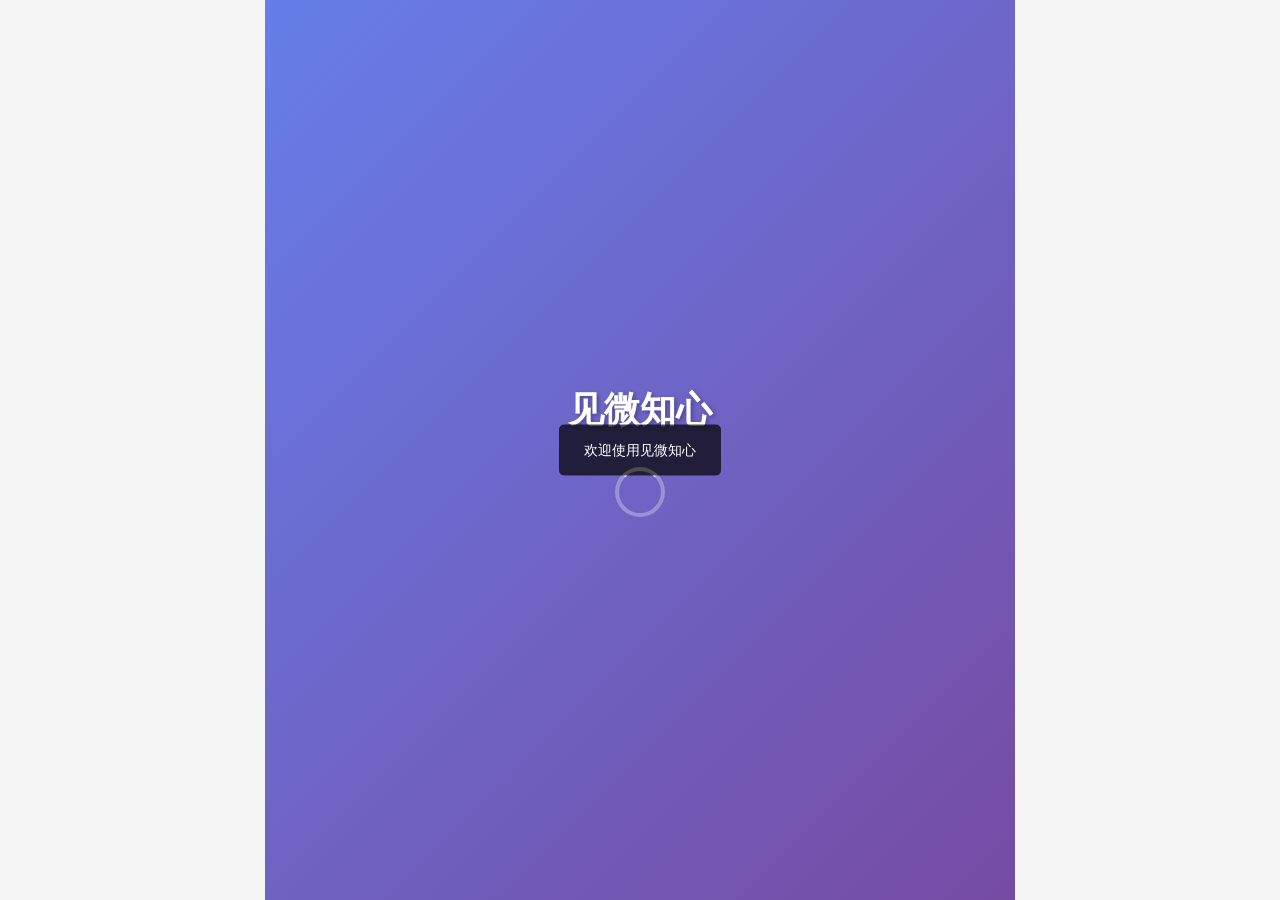
<file: index.html>
<!DOCTYPE html>
<html lang="zh-CN">
<head>
    <meta charset="UTF-8">
    <meta name="viewport" content="width=device-width, initial-scale=1.0">
    <meta http-equiv="Cache-Control" content="no-cache, no-store, must-revalidate">
    <meta http-equiv="Pragma" content="no-cache">
    <meta http-equiv="Expires" content="0">
    <title>见微知心</title>
    <link rel="stylesheet" href="css/common.css?v=2026042901">
    <link rel="stylesheet" href="css/start.css?v=2026042901">
</head>
<body>
    <div class="container">
        <div class="loading">
            <div class="loading-text">见微知心</div>
            <div class="loading-spinner"></div>
        </div>
    </div>
    <script src="js/utils.js?v=2026042901"></script>
    <script src="js/http.js?v=2026042901"></script>
    <script src="js/start.js?v=2026042901"></script>
</body>
</html>
</file>
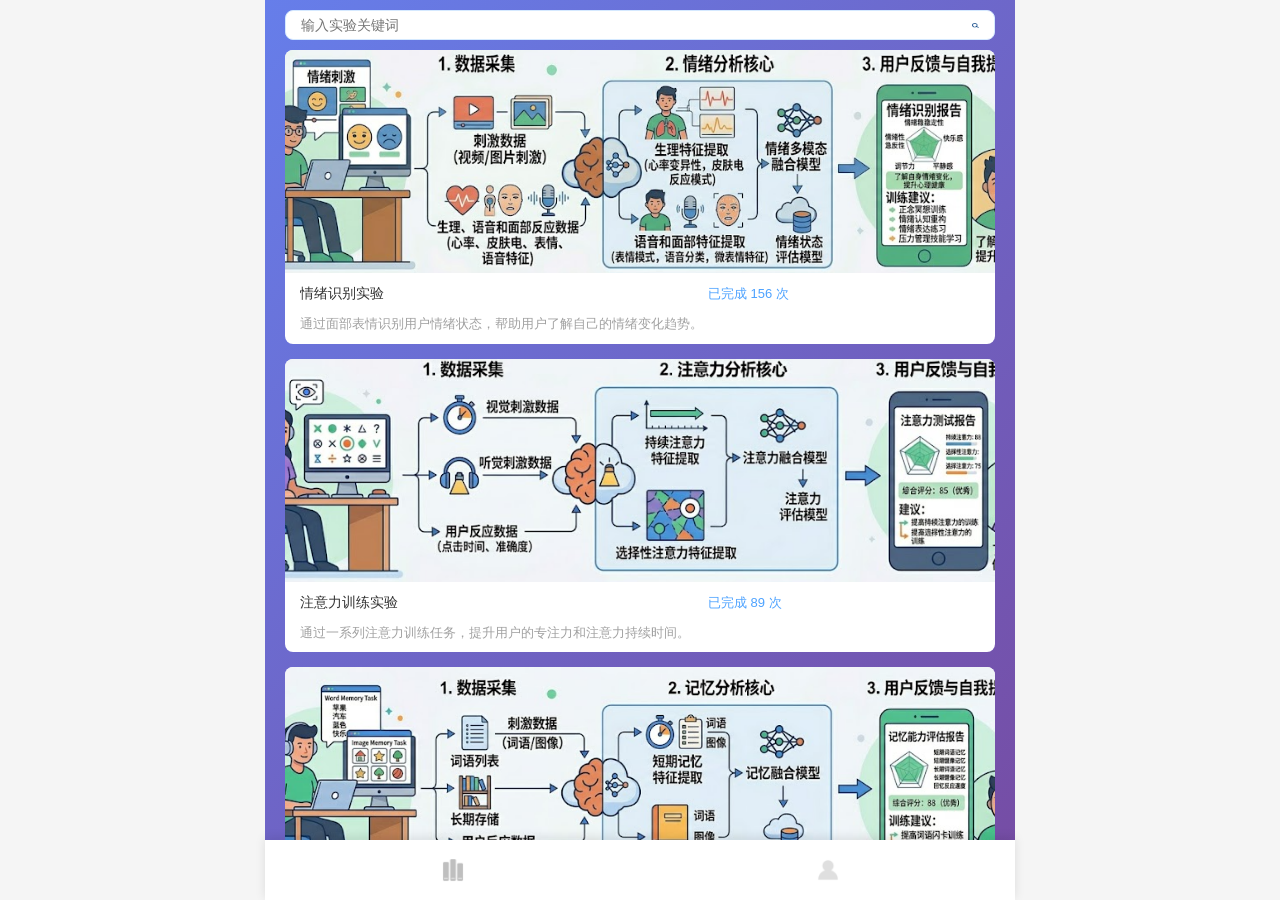
<file: home.html>
<!DOCTYPE html>
<html lang="zh-CN">
<head>
    <meta charset="UTF-8">
    <meta name="viewport" content="width=device-width, initial-scale=1.0">
    <meta http-equiv="Cache-Control" content="no-cache, no-store, must-revalidate">
    <meta http-equiv="Pragma" content="no-cache">
    <meta http-equiv="Expires" content="0">
    <title>首页 - 见微知心</title>
    <link rel="stylesheet" href="css/common.css?v=2026042901">
    <link rel="stylesheet" href="css/home.css?v=2026042901">
</head>
<body>
    <div class="container">
        <div class="home-page-header">
            <div class="search-box">
                <input type="text" class="search-input" id="searchInput" placeholder="输入实验关键词">
                <img class="search-icon" src="images/search.png" alt="搜索" onclick="onSearch()">
            </div>
        </div>
        <div class="home-page-container" id="experimentList">
        </div>
        <div id="finalMessage" class="final" style="display: none;">到底了</div>
        <div id="backToTop" class="back-to-top" style="display: none;" onclick="scrollToTop()">
            <span>↑</span>
        </div>
    </div>
    <div class="tab-bar">
        <div class="tab-item active" onclick="switchTab('home')">
            <img src="images/tabBar/home.png" alt="首页">
        </div>
        <div class="tab-item" onclick="switchTab('usercenter')">
            <img src="images/tabBar/user.png" alt="用户中心">
        </div>
    </div>
    <script src="js/utils.js?v=2026042901"></script>
    <script src="js/http.js?v=2026042901"></script>
    <script src="js/home.js?v=2026042901"></script>
</body>
</html>
</file>
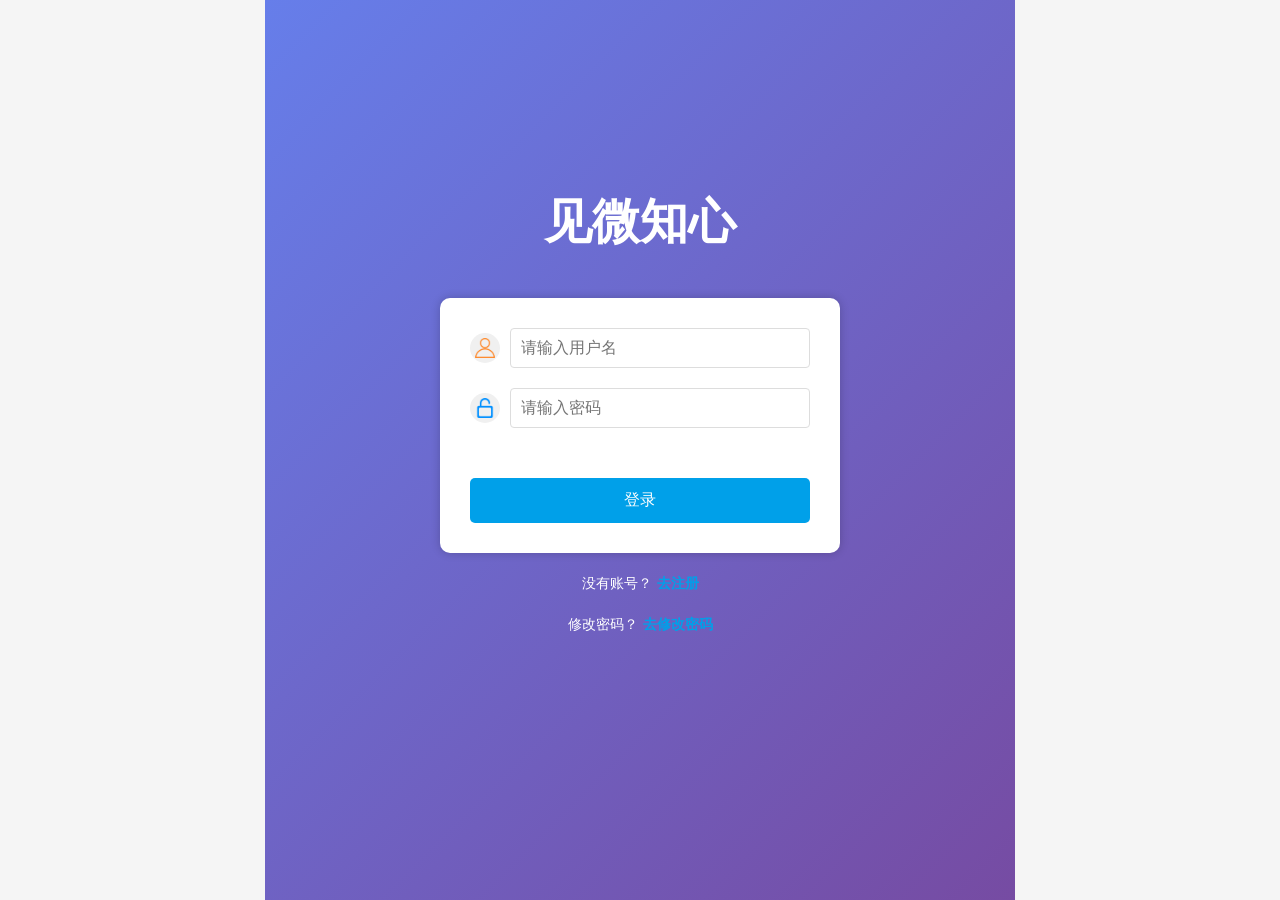
<file: login.html>
<!DOCTYPE html>
<html lang="zh-CN">
<head>
    <meta charset="UTF-8">
    <meta name="viewport" content="width=device-width, initial-scale=1.0">
    <meta http-equiv="Cache-Control" content="no-cache, no-store, must-revalidate">
    <meta http-equiv="Pragma" content="no-cache">
    <meta http-equiv="Expires" content="0">
    <title>登录 - 见微知心</title>
    <link rel="stylesheet" href="css/common.css?v=2026042801">
    <link rel="stylesheet" href="css/login.css?v=2026042901">
</head>
<body>
    <div class="container">
        <div class="title">见微知心</div>
        <form id="loginForm">
            <div class="input-group">
                <div class="icon">
                    <img src="images/account.png" alt="用户名" />
                </div>
                <input type="text" class="input-field" name="login" placeholder="请输入用户名" required>
            </div>
            <div class="input-group">
                <div class="icon">
                    <img src="images/password.png" alt="密码" />
                </div>
                <input type="password" class="input-field" name="password" placeholder="请输入密码" required>
            </div>
            <button type="submit" class="login-btn">登录</button>
        </form>
        <div class="links">
            <span>没有账号？</span>
            <span class="link-btn" onclick="goToRegister()">去注册</span>
        </div>
        <div class="links">
            <span>修改密码？</span>
            <span class="link-btn" onclick="goToModifyPassword()">去修改密码</span>
        </div>
    </div>
    <script src="js/utils.js?v=2026042801"></script>
    <script src="js/http.js?v=2026042801"></script>
    <script src="js/login.js?v=2026042901"></script>
</body>
</html>
</file>
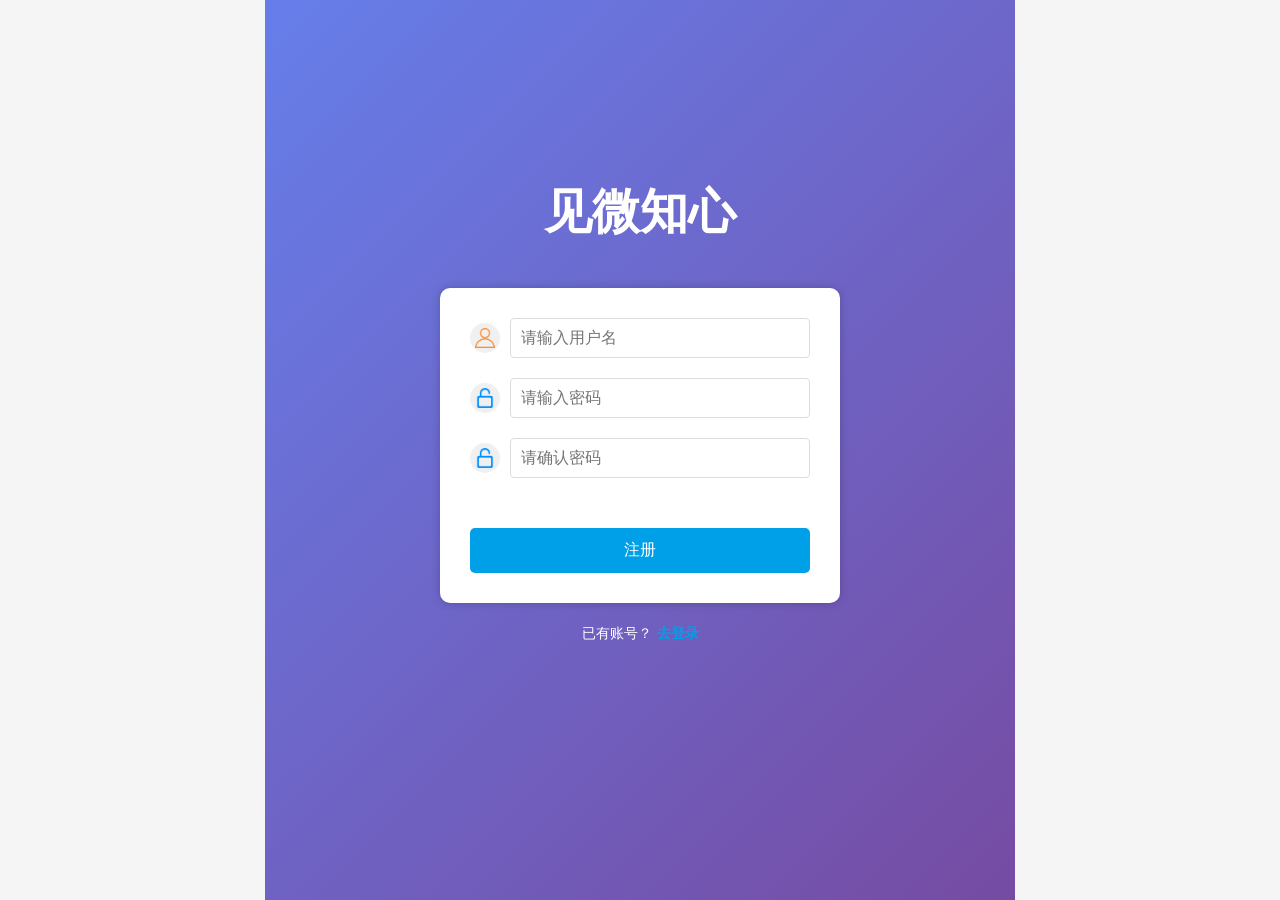
<file: register.html>
<!DOCTYPE html>
<html lang="zh-CN">
<head>
    <meta charset="UTF-8">
    <meta name="viewport" content="width=device-width, initial-scale=1.0">
    <meta http-equiv="Cache-Control" content="no-cache, no-store, must-revalidate">
    <meta http-equiv="Pragma" content="no-cache">
    <meta http-equiv="Expires" content="0">
    <title>注册 - 见微知心</title>
    <link rel="stylesheet" href="css/common.css?v=2026042801">
    <link rel="stylesheet" href="css/register.css?v=2026042901">
</head>
<body>
    <div class="container">
        <div class="title">见微知心</div>
        <form id="registerForm">
            <div class="input-group">
                <div class="icon">
                    <img src="images/account.png" alt="用户名" />
                </div>
                <input type="text" class="input-field" name="login" placeholder="请输入用户名" required>
            </div>
            <div class="input-group">
                <div class="icon">
                    <img src="images/password.png" alt="密码" />
                </div>
                <input type="password" class="input-field" name="password" placeholder="请输入密码" required>
            </div>
            <div class="input-group">
                <div class="icon">
                    <img src="images/password.png" alt="确认密码" />
                </div>
                <input type="password" class="input-field" name="confirmPassword" placeholder="请确认密码" required>
            </div>
            <button type="submit" class="register-btn">注册</button>
        </form>
        <div class="links">
            <span>已有账号？</span>
            <span class="link-btn" onclick="goToLogin()">去登录</span>
        </div>
    </div>
    <script src="js/utils.js?v=2026042801"></script>
    <script src="js/http.js?v=2026042801"></script>
    <script src="js/register.js?v=2026042901"></script>
</body>
</html>
</file>
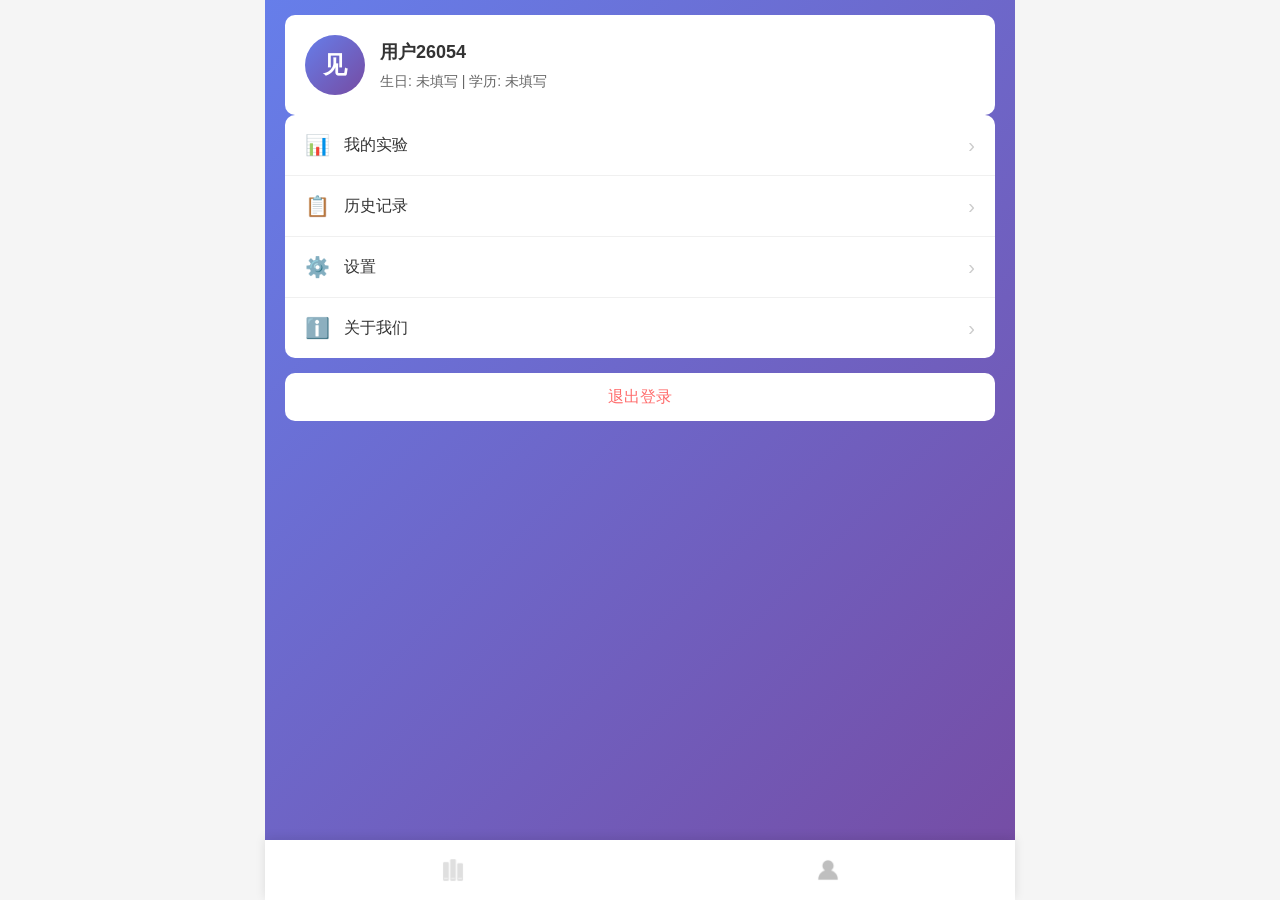
<file: usercenter.html>
<!DOCTYPE html>
<html lang="zh-CN">
<head>
    <meta charset="UTF-8">
    <meta name="viewport" content="width=device-width, initial-scale=1.0">
    <meta http-equiv="Cache-Control" content="no-cache, no-store, must-revalidate">
    <meta http-equiv="Pragma" content="no-cache">
    <meta http-equiv="Expires" content="0">
    <title>用户中心 - 见微知心</title>
    <link rel="stylesheet" href="css/common.css?v=2026042901">
    <link rel="stylesheet" href="css/usercenter.css?v=2026042901">
</head>
<body>
    <div class="container">
        <div class="content-top">
            <div class="user-card" id="userCard" onclick="gotoUserEditPage()">
                <div class="user-avatar fallback">
                    <span id="userAvatarText">见</span>
                </div>
                <div class="user-info">
                    <div class="user-name" id="userName">用户名</div>
                    <div class="user-detail" id="userDetail">用户详情</div>
                </div>
            </div>
        </div>
        <div class="content-wrapper">
            <div class="menu-list">
                <div class="menu-item" onclick="gotoMyExperiments()">
                    <div class="menu-icon menu-icon-experiment"></div>
                    <div class="menu-text">我的实验</div>
                    <div class="menu-arrow">›</div>
                </div>
                <div class="menu-item" onclick="gotoHistory()">
                    <div class="menu-icon menu-icon-history"></div>
                    <div class="menu-text">历史记录</div>
                    <div class="menu-arrow">›</div>
                </div>
                <div class="menu-item" onclick="gotoSettings()">
                    <div class="menu-icon menu-icon-settings"></div>
                    <div class="menu-text">设置</div>
                    <div class="menu-arrow">›</div>
                </div>
                <div class="menu-item" onclick="gotoAbout()">
                    <div class="menu-icon menu-icon-about"></div>
                    <div class="menu-text">关于我们</div>
                    <div class="menu-arrow">›</div>
                </div>
            </div>
            <div class="logout-btn" onclick="doLogout()">退出登录</div>
        </div>
    </div>
    <div class="tab-bar">
        <div class="tab-item" onclick="switchTab('home')">
            <img src="images/tabBar/home.png" alt="首页">
        </div>
        <div class="tab-item active" onclick="switchTab('usercenter')">
            <img src="images/tabBar/user.png" alt="用户中心">
        </div>
    </div>
    <script src="js/utils.js?v=2026042901"></script>
    <script src="js/http.js?v=2026042901"></script>
    <script src="js/usercenter.js?v=2026042901"></script>
</body>
</html>
</file>
<file: css/common.css>
* {
    margin: 0;
    padding: 0;
    box-sizing: border-box;
}

body {
    font-family: -apple-system, BlinkMacSystemFont, 'Segoe UI', 'PingFang SC', 'Hiragino Sans GB', 'Microsoft YaHei', 'Helvetica Neue', Helvetica, Arial, sans-serif;
    font-size: 14px;
    line-height: 1.5;
    color: #333;
    background-color: #f5f5f5;
}

.container {
    width: 100%;
    max-width: 750px;
    margin: 0 auto;
    min-height: 100vh;
    padding-bottom: 60px;
}

img {
    max-width: 100%;
    height: auto;
    display: block;
}

button {
    cursor: pointer;
    border: none;
    outline: none;
    font-family: inherit;
}

input {
    border: none;
    outline: none;
    font-family: inherit;
}

a {
    text-decoration: none;
    color: inherit;
}

.loading {
    display: flex;
    flex-direction: column;
    justify-content: center;
    align-items: center;
    height: 100vh;
}

.loading-text {
    font-size: 24px;
    font-weight: bold;
    color: #333;
    margin-bottom: 20px;
}

.loading-spinner {
    width: 40px;
    height: 40px;
    border: 4px solid #f3f3f3;
    border-top: 4px solid #3498db;
    border-radius: 50%;
    animation: spin 1s linear infinite;
}

@keyframes spin {
    0% { transform: rotate(0deg); }
    100% { transform: rotate(360deg); }
}

.tab-bar {
    position: fixed;
    bottom: 0;
    left: 50%;
    transform: translateX(-50%);
    width: 100%;
    max-width: 750px;
    height: 60px;
    background-color: #fff;
    display: flex;
    justify-content: space-around;
    align-items: center;
    box-shadow: 0 -2px 10px rgba(0, 0, 0, 0.1);
    z-index: 1000;
}

.tab-item {
    display: flex;
    flex-direction: column;
    align-items: center;
    justify-content: center;
    width: 50%;
    height: 100%;
    cursor: pointer;
    opacity: 0.5;
}

.tab-item.active {
    opacity: 1;
}

.tab-item img {
    width: 24px;
    height: 24px;
}
</file>
<file: css/start.css>
/* 启动页样式 - 覆盖common.css中的container样式 */
body {
    margin: 0;
    padding: 0;
    min-height: 100vh;
}

.container {
    display: flex !important;
    flex-direction: column !important;
    justify-content: center !important;
    align-items: center !important;
    height: 100vh !important;
    min-height: 100vh !important;
    background: linear-gradient(135deg, #667eea 0%, #764ba2 100%) !important;
    background-size: cover !important;
    padding-bottom: 0 !important;
}

.loading {
    display: flex !important;
    flex-direction: column !important;
    justify-content: center !important;
    align-items: center !important;
}

.loading-text {
    font-size: 36px !important;
    font-weight: bold !important;
    color: #fff !important;
    margin-bottom: 30px !important;
    text-shadow: 2px 2px 4px rgba(0, 0, 0, 0.3);
}

.loading-spinner {
    width: 50px !important;
    height: 50px !important;
    border: 4px solid rgba(255, 255, 255, 0.3) !important;
    border-top: 4px solid #fff !important;
    border-radius: 50% !important;
    animation: spin 1s linear infinite !important;
}

@keyframes spin {
    0% { transform: rotate(0deg); }
    100% { transform: rotate(360deg); }
}
</file>
<file: css/home.css>
.container {
    height: 100vh;
    overflow-y: auto;
    background: linear-gradient(135deg, #667eea 0%, #764ba2 100%);
    background-size: 100% 101%;
}

.final {
    text-align: center;
    color: #999;
    margin-top: 25px;
    padding-bottom: 15px;
    font-size: 12px;
}

.home-page-header {
    padding: 10px 20px;
}

.home-page-container {
    padding: 0 20px;
}

.search-box {
    display: flex;
    align-items: center;
    justify-content: center;
    height: 30px;
    background-color: #fff;
    border-radius: 8px;
    padding: 0 10px 0 15px;
    border: 1px solid #d5e9ff;
}

.search-icon {
    width: 17px;
    height: 15px;
    padding: 5px;
    cursor: pointer;
}

.search-input {
    flex: 1;
    font-size: 14px;
    color: #333;
    border: none;
    outline: none;
    background-color: transparent;
    margin-right: 10px;
}

.ltem_list {
    margin-bottom: 15px;
    border-radius: 8px;
    overflow: hidden;
    background-color: #fff;
    cursor: pointer;
    transition: transform 0.2s;
}

.ltem_list:hover {
    transform: translateY(-2px);
    box-shadow: 0 4px 8px rgba(0, 0, 0, 0.1);
}

.img_box {
    display: block;
    position: relative;
    width: 100%;
    height: 0;
    padding-bottom: 31.42%;
}

.img_box_image {
    position: absolute;
    left: 0;
    top: 0;
    height: 100%;
    width: 100%;
    object-fit: cover;
}

.ltem_list_info {
    padding: 10px 15px;
}

.line-clamp-1 {
    width: 55%;
    overflow: hidden;
    text-overflow: ellipsis;
    white-space: nowrap;
}

.complete-number {
    width: 40%;
}

.line-clamp-2 {
    display: -webkit-box;
    -webkit-box-orient: vertical;
    overflow: hidden;
    -webkit-line-clamp: 2;
    color: #a1a1a1;
    font-size: 13px;
}

.ltem_list_info_top {
    display: flex;
    justify-content: space-between;
    margin-bottom: 10px;
}

.status {
    flex-shrink: 0;
    color: #4da2ff;
    font-size: 13px;
}

.back-to-top {
    position: fixed;
    right: 20px;
    bottom: 80px;
    width: 40px;
    height: 40px;
    background-color: rgba(0, 160, 233, 0.8);
    color: white;
    border-radius: 50%;
    display: flex;
    align-items: center;
    justify-content: center;
    cursor: pointer;
    font-size: 20px;
    z-index: 999;
    transition: background-color 0.3s;
}

.back-to-top:hover {
    background-color: rgba(0, 160, 233, 1);
}
</file>
<file: css/login.css>
.container {
    display: flex;
    flex-direction: column;
    justify-content: center;
    align-items: center;
    height: 100vh;
    background: linear-gradient(135deg, #667eea 0%, #764ba2 100%);
    background-size: 100% 101%;
}

form {
    display: flex;
    flex-direction: column;
    align-items: center;
    width: 90%;
    max-width: 400px;
    padding: 30px;
    border-radius: 10px;
    background-color: #ffffff;
    box-shadow: 0 0 10px rgba(0, 0, 0, 0.2);
}

.title {
    color: #fff;
    font-size: 48px;
    font-family: 'Lucida Sans', 'Lucida Sans Regular', 'Lucida Grande', 'Lucida Sans Unicode', Geneva, Verdana, sans-serif;
    font-weight: 900;
    margin-top: -20px;
    margin-bottom: 40px;
    white-space: nowrap;
}

.input-group {
    display: flex;
    align-items: center;
    width: 100%;
    margin-bottom: 20px;
}

.icon {
    display: flex;
    justify-content: center;
    align-items: center;
    width: 30px;
    height: 30px;
    margin-right: 10px;
    border-radius: 50%;
    background-color: #f0f0f0;
}

.icon img {
    width: 20px;
    height: 20px;
}

.input-field {
    flex: 1;
    border: 1px solid #ddd;
    border-radius: 4px;
    padding: 10px;
    font-size: 16px;
    background-color: #fff;
}

.input-field:focus {
    border-color: #00a0e9;
}

.login-btn {
    display: block;
    width: 100%;
    margin-top: 30px;
    padding: 12px;
    border: none;
    border-radius: 5px;
    background-color: #00a0e9;
    color: #ffffff;
    font-size: 16px;
    text-align: center;
    text-decoration: none;
    cursor: pointer;
    transition: background-color 0.3s;
}

.login-btn:hover {
    background-color: #0077b5;
}

.links {
    display: flex;
    justify-content: center;
    align-items: center;
    margin-top: 20px;
    font-size: 14px;
    color: #fff;
}

.link-btn {
    margin-left: 5px;
    color: #00a0e9;
    text-decoration: none;
    cursor: pointer;
    font-weight: bold;
}

.link-btn:hover {
    text-decoration: underline;
}
</file>
<file: css/register.css>
.container {
    display: flex;
    flex-direction: column;
    justify-content: center;
    align-items: center;
    height: 100vh;
    background: linear-gradient(135deg, #667eea 0%, #764ba2 100%);
    background-size: 100% 101%;
}

form {
    display: flex;
    flex-direction: column;
    align-items: center;
    width: 90%;
    max-width: 400px;
    padding: 30px;
    border-radius: 10px;
    background-color: #ffffff;
    box-shadow: 0 0 10px rgba(0, 0, 0, 0.2);
}

.title {
    color: #fff;
    font-size: 48px;
    font-family: 'Lucida Sans', 'Lucida Sans Regular', 'Lucida Grande', 'Lucida Sans Unicode', Geneva, Verdana, sans-serif;
    font-weight: 900;
    margin-top: -20px;
    margin-bottom: 40px;
    white-space: nowrap;
}

.input-group {
    display: flex;
    align-items: center;
    width: 100%;
    margin-bottom: 20px;
}

.icon {
    display: flex;
    justify-content: center;
    align-items: center;
    width: 30px;
    height: 30px;
    margin-right: 10px;
    border-radius: 50%;
    background-color: #f0f0f0;
}

.icon img {
    width: 20px;
    height: 20px;
}

.input-field {
    flex: 1;
    border: 1px solid #ddd;
    border-radius: 4px;
    padding: 10px;
    font-size: 16px;
    background-color: #fff;
}

.input-field:focus {
    border-color: #00a0e9;
}

.register-btn {
    display: block;
    width: 100%;
    margin-top: 30px;
    padding: 12px;
    border: none;
    border-radius: 5px;
    background-color: #00a0e9;
    color: #ffffff;
    font-size: 16px;
    text-align: center;
    text-decoration: none;
    cursor: pointer;
    transition: background-color 0.3s;
}

.register-btn:hover {
    background-color: #0077b5;
}

.links {
    display: flex;
    justify-content: center;
    align-items: center;
    margin-top: 20px;
    font-size: 14px;
    color: #fff;
}

.link-btn {
    margin-left: 5px;
    color: #00a0e9;
    text-decoration: none;
    cursor: pointer;
    font-weight: bold;
}

.link-btn:hover {
    text-decoration: underline;
}
</file>
<file: css/usercenter.css>
.container {
    height: 100vh;
    overflow-y: auto;
    background: linear-gradient(135deg, #667eea 0%, #764ba2 100%);
    background-size: 100% 101%;
}

.content-top {
    padding-top: 15px;
}

.content-wrapper {
    margin: 0 20px;
}

.user-card {
    display: flex;
    align-items: center;
    padding: 20px;
    margin: 0 20px;
    border-radius: 10px;
    background-color: #fff;
    cursor: pointer;
    transition: transform 0.2s;
}

.user-card:hover {
    transform: translateY(-2px);
    box-shadow: 0 4px 8px rgba(0, 0, 0, 0.1);
}

.user-avatar {
    width: 60px;
    height: 60px;
    border-radius: 50%;
    overflow: hidden;
    margin-right: 15px;
    background-color: #f0f0f0;
    display: flex;
    align-items: center;
    justify-content: center;
}

.user-avatar img {
    width: 100%;
    height: 100%;
    object-fit: cover;
}

.user-avatar.fallback {
    background: linear-gradient(135deg, #667eea 0%, #764ba2 100%);
    color: #fff;
    font-size: 24px;
    font-weight: bold;
}

.user-info {
    flex: 1;
}

.user-name {
    font-size: 18px;
    font-weight: bold;
    color: #333;
    margin-bottom: 5px;
}

.user-detail {
    font-size: 14px;
    color: #666;
}

.search-box {
    display: flex;
    align-items: center;
    justify-content: center;
    height: 30px;
    background-color: #fff;
    border-radius: 8px;
    padding: 0 8px 0 15px;
    border: 1px solid #d5e9ff;
}

.search-icon {
    width: 17px;
    height: 15px;
    padding: 5px;
    cursor: pointer;
}

.search-input {
    flex: 1;
    font-size: 14px;
    color: #333;
    border: none;
    outline: none;
    background-color: transparent;
    margin-right: 10px;
}

.my_report {
    display: flex;
    align-items: center;
    margin-bottom: 15px;
}

.my_report .title {
    width: 50%;
    border-bottom: 1px solid #007aff;
    line-height: 31px;
    margin-right: 60px;
    font-size: 16px;
    font-weight: bold;
    color: #333;
}

.report-item {
    padding: 10px;
    margin-bottom: 15px;
    border-radius: 8px;
    background-color: #fff;
    box-shadow: 1px 1px 2px 0px #78b9ff;
    display: flex;
    justify-content: space-between;
    align-items: center;
    cursor: pointer;
    transition: transform 0.2s;
}

.report-item:hover {
    transform: translateY(-2px);
    box-shadow: 0 4px 8px rgba(0, 0, 0, 0.1);
}

.report-item img {
    height: 20px;
    width: 20px;
}

.menu-list {
    background-color: #fff;
    border-radius: 10px;
    overflow: hidden;
    margin-bottom: 15px;
}

.menu-item {
    display: flex;
    align-items: center;
    padding: 15px 20px;
    border-bottom: 1px solid #f0f0f0;
    cursor: pointer;
    transition: background-color 0.2s;
}

.menu-item:last-child {
    border-bottom: none;
}

.menu-item:hover {
    background-color: #f5f5f5;
}

.menu-icon {
    width: 24px;
    height: 24px;
    margin-right: 15px;
    display: flex;
    align-items: center;
    justify-content: center;
}

.menu-icon img {
    width: 100%;
    height: 100%;
    object-fit: contain;
}

.menu-text {
    flex: 1;
    font-size: 16px;
    color: #333;
}

.menu-arrow {
    font-size: 20px;
    color: #ccc;
}

.menu-icon-experiment::before {
    content: '📊';
    font-size: 20px;
}

.menu-icon-history::before {
    content: '📋';
    font-size: 20px;
}

.menu-icon-settings::before {
    content: '⚙️';
    font-size: 20px;
}

.menu-icon-about::before {
    content: 'ℹ️';
    font-size: 20px;
}

.logout-btn {
    display: block;
    width: 100%;
    padding: 12px;
    border: none;
    border-radius: 10px;
    background-color: #fff;
    color: #ff6b6b;
    font-size: 16px;
    text-align: center;
    cursor: pointer;
    transition: background-color 0.2s;
    margin-bottom: 80px;
}

.logout-btn:hover {
    background-color: #fff5f5;
}

.footer__version {
    text-align: center;
    color: #999;
    margin-top: 25px;
    padding-bottom: 15px;
    font-size: 12px;
}
</file>
